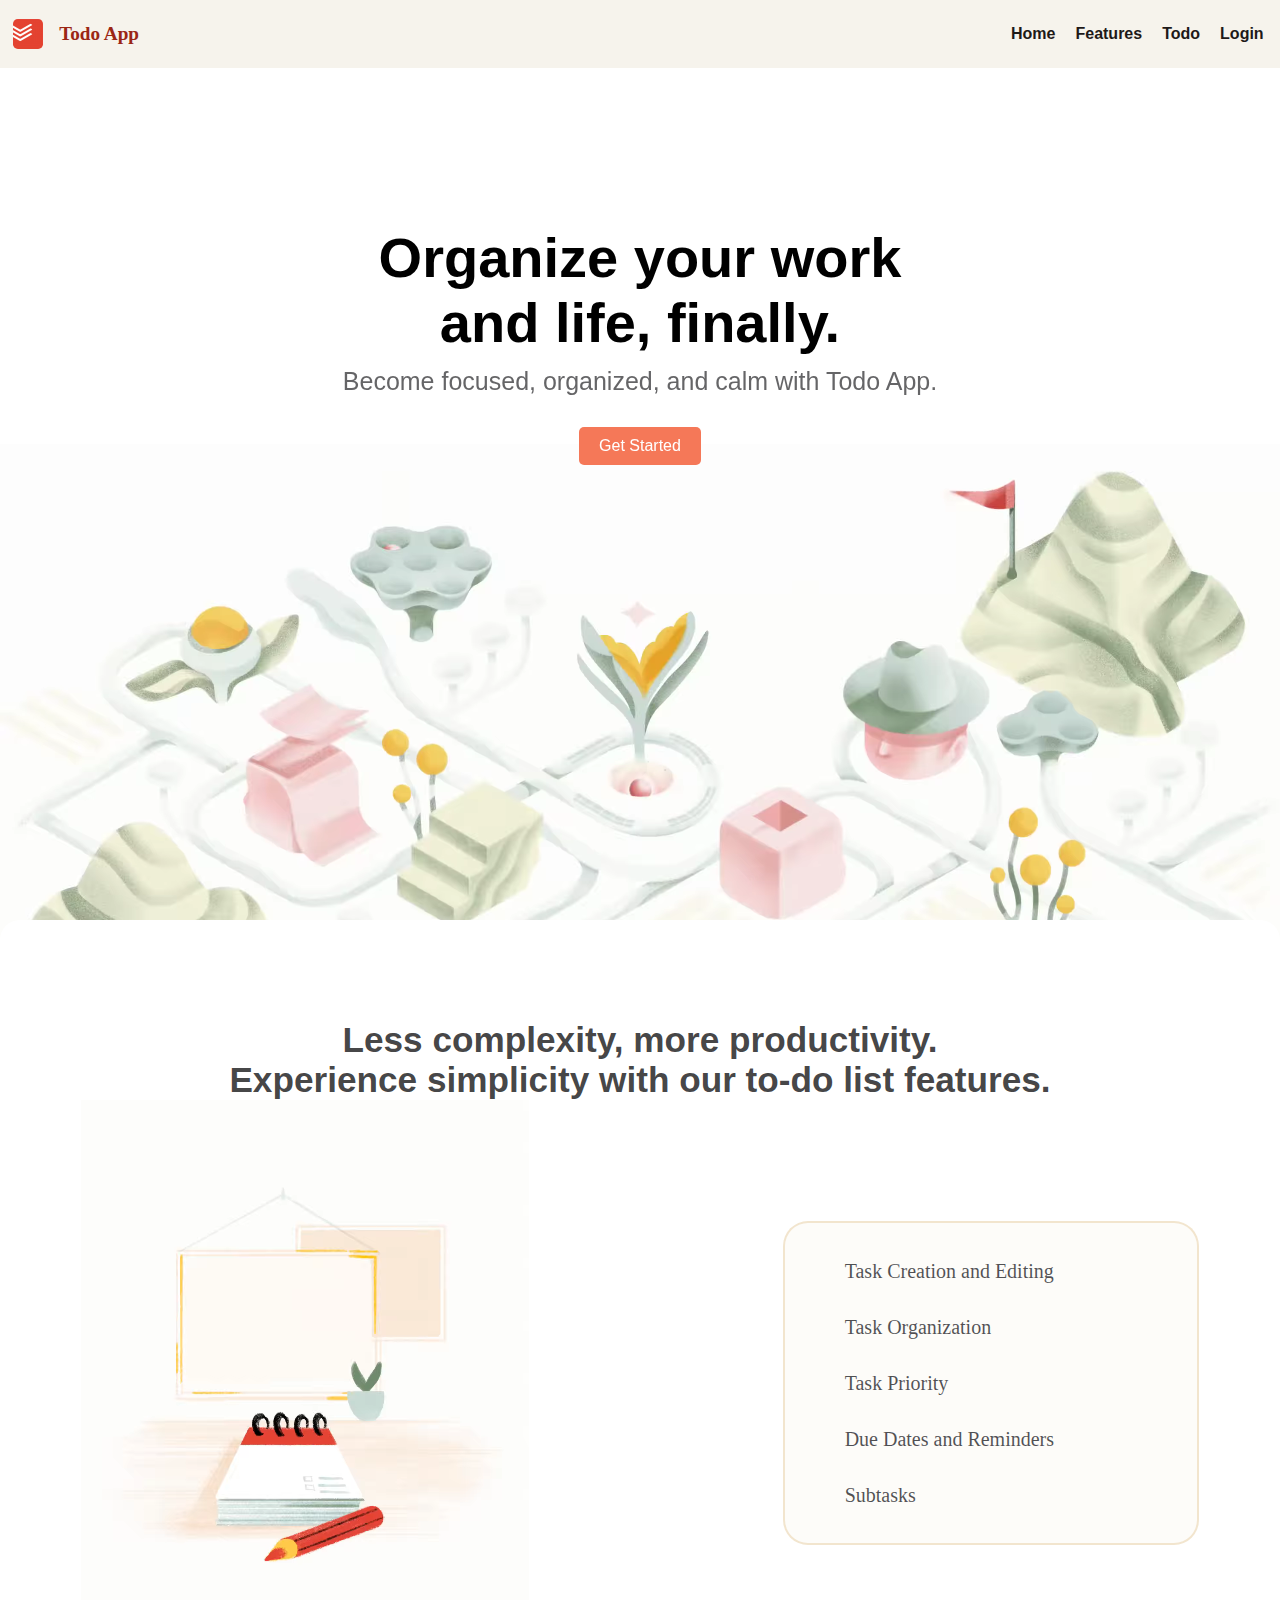
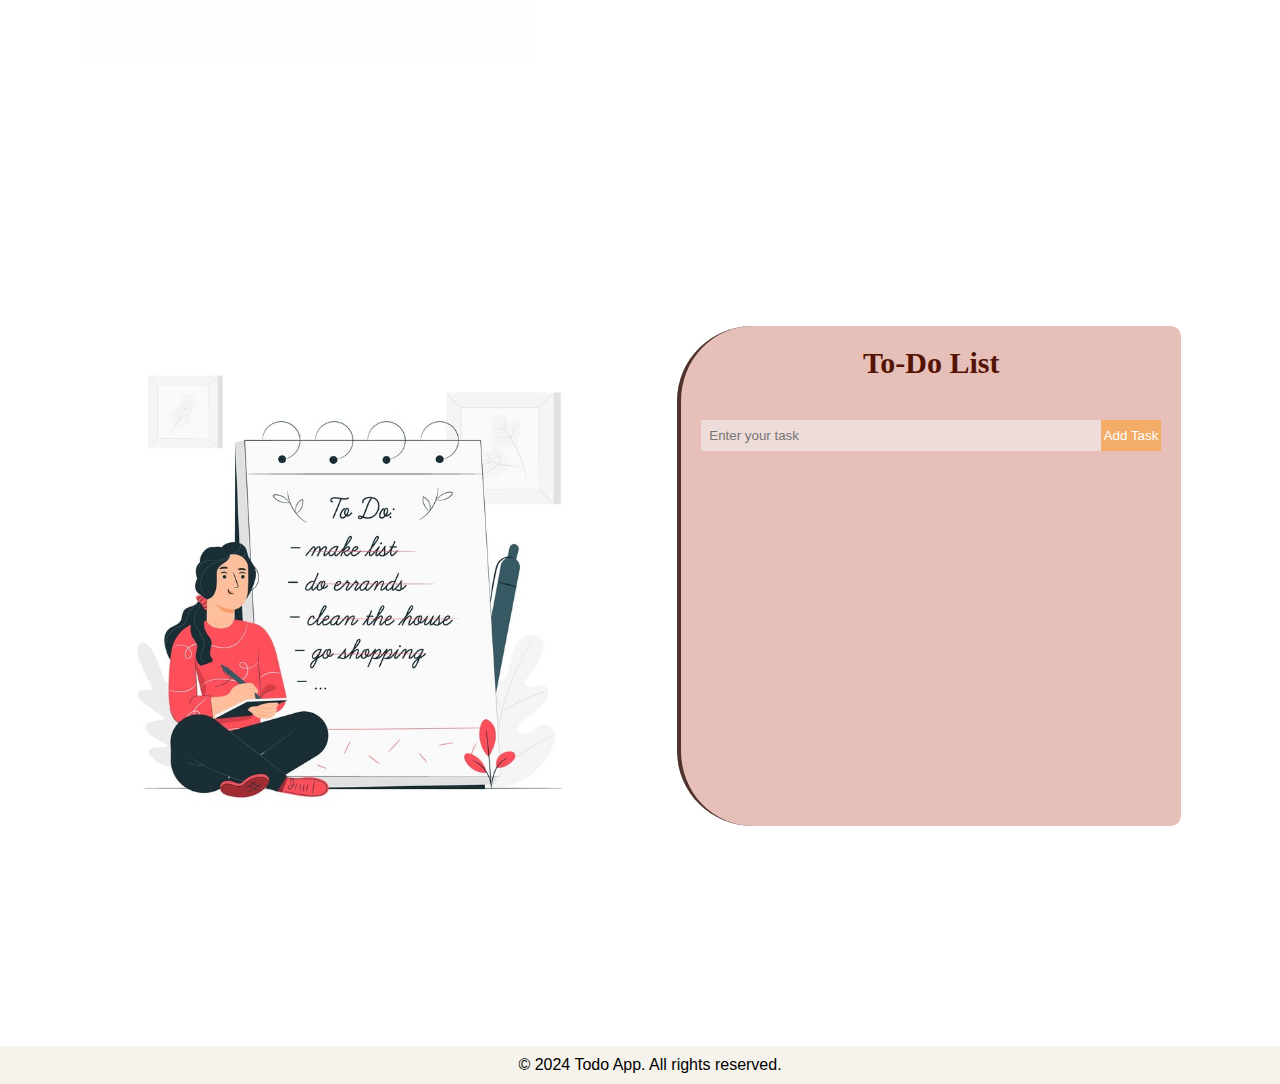
<file: Task 1/index.html>
<!DOCTYPE html>
<html lang="en">
<head>
    <meta charset="UTF-8">
    <meta name="viewport" content="width=device-width, initial-scale=1.0">
    
    <link rel="icon" href="Assets/logo.jpg">
    <title>Todo App : Organize your work & life</title>

    <link rel="stylesheet" href="style.css">
</head>

<body>

    <header>
        <div class="logo">
            
            <img src="Assets/logo.jpg" alt="Todoist Logo">
            <p>Todo App</p>
        </div>
        <nav>
            <ul>
                <li><a href="#home">Home</a></li>
                <li><a href="#features">Features</a></li>
                <li><a href="#todo">Todo</a></li>
                <li><a href="#login">Login</a></li>
            </ul>
        </nav>
    </header>

    <section class="main-content" id="home">
        <div class="content-wrapper">
            <h1>Organize your work <br> and life, finally.</h1>
            <p>Become focused, organized, and calm with Todo App.</p>
            <a href="#signup" class="btn">Get Started</a>
        </div>
        <div class="video-wrapper">
            <video autoplay muted loop id="bgVideo">
                
                <source src="Assets/video-bg.webm" type="video/webm">
                Your browser does not support the video tag.
            </video>
        </div>
        
    </section>
    
    <section class="features" id="features">
        
        <div class="myHeading">
            <p>
                Less complexity, more productivity. <br> 
                Experience simplicity with our to-do list features.
            </p>
        </div>

        <div class="features-list">
            
            <div class="feature-video">
                <video width="640" height="400" autoplay muted loop>
                    <source src="Assets/video-todo.webm" type="video/webm">
                    Your browser does not support the video tag.
                </video>
            </div>
            
            <div class="myList">
                <ul>
                    <li>Task Creation and Editing</li>
                    <li>Task Organization</li>
                    <li>Task Priority</li>
                    <li>Due Dates and Reminders</li>
                    <li>Subtasks</li>
                    
                </ul>
            </div>
        </div>
    </section>

    <section class="todo" id="todo">
        <div class="img-todo">
            <img src="Assets/todo.jpg" alt="todo img">
        </div>
        <div class="container">
            <h1>To-Do List</h1>
            <div id="task-form">
                <input type="text" id="task-input" placeholder="Enter your task">
                <button onclick="addTask()">Add Task</button>
            </div>
            <ul id="task-list"></ul>
        </div>
    </section>
    

    <footer>
        <p>&copy; 2024 Todo App. All rights reserved.</p>
    </footer>


    <script src="script.js"></script>
</body>
</html>
</file>
<file: Task 1/style.css>
*{
    margin: 0;
}

body {
    font-family: 'Arial', sans-serif;
    margin: 0;
    padding: 0;
    box-sizing: border-box;
}

/* header start */

header {
    display: flex;
    justify-content: space-between;
    align-items: center;
    width: 100%;
    position: fixed;
    top: 0;
    z-index: 1000;
    padding: 10px;
    background-color: #f6f3ec;
    
}

.logo{
    display: flex;
    justify-content: space-around;
    align-items: center;
}

.logo img {
    margin: 0.2rem;
    max-height: 30px; 
    border-radius: 0.3rem;
    
}

.logo img:hover{
    border-radius: 25%;
    transition: 1s;
    transform: rotate(45deg);
}

.logo p{
    font-family: cursive;
    margin: 0.8rem;
    font-weight: 600;
    font-size: 1.2rem;
    color: rgb(155, 38, 20);
}

nav ul {
    list-style-type: none;
    margin: 0.2rem;
    padding: 0.2rem;
    display: flex;
}

nav li {
    margin-right: 20px;
}

nav a {
    font-size: 1rem;
    font-weight: bold;
    text-decoration: none;
    color: #1e1918; 
}

nav a:hover{
    border: 2px solid rgba(235, 110, 38, 0.601);
    border-radius: 8px;
    padding: 7px;
    background-color: #f0c99fbc;
}
/* header end */

/* main-content start */
section {
    height: 100vh;
}
.main-content {
    display: flex;
    align-items:center;
    justify-content: center;
    text-align: center;
    overflow: hidden; 
}

.content-wrapper {
    /* position: relative; */
    z-index: 2; 
    color: white;
    height: 50%;
    width: 80%; 
    
}

#bgVideo {
    width: 100%;
    object-fit: calc(100vw);
    position: absolute;
    bottom: -18rem;
    left: 0;
    height: 100%;
    z-index: 1; /* Place the video behind the content */
}

.content-wrapper h1 {
    font-size: 3.5rem;
    color: #000000;
   
}

.content-wrapper p {
    font-size: 25px;
    color: rgba(49, 49, 52, 0.75);
    padding: 10px;
    line-height: 2rem;
}

.btn {
    display: inline-block;
    padding: 10px 20px;
    background-color: #f57858;
    color: #fff;
    text-decoration: none;
    border-radius: 5px;
    margin-top: 2%;
}


/* main-content end */

/* feature start */
.features {
    height: calc(90%);
    padding: 60px;
}

.myHeading{
    margin-top: 2rem;;
}

.myHeading p{
    text-align: center; 
    padding-top: 3rem; 
    font-size: 2.2rem;
    font-weight: 600;
    line-height: 2.5rem;
    color: #000001be;
}



 .features-list{
        display: flex;
        justify-content: space-evenly;
        align-items: center;
} 

.feature-video video{
    height: 30%;
    max-width: 70%;   
}

.myList{
    background-color: #e4d5a411;
    height: 50%;
    width: 30%;
    padding: 20px;
    display: flex; 
    border: 2px solid rgba(205, 140, 49, 0.212);
    border-radius: 25px;
    font-family: cursive
}

.myList ul {
    color: rgba(23, 23, 28, 0.75);
    font-size: 20px;
    list-style-type: none;
    line-height: 3.5rem;
}
/* feature end */

/* todo start  */
.todo {

    display: flex;
    justify-content: space-evenly;
    align-items: center;
    margin-top: 20px;
    padding: 20px;
   
}

.img-todo {
    
    overflow: hidden;
    height: 500px;
    width: 500px;
}

.img-todo img{
    height: 100%;
    width: 100%;
    
    filter:drop-shadow(10%);
    transition: 0.5s ease;
    cursor: pointer;
}
.img-todo img:hover{
    transform: scale(1.3);
    filter: grayscale(0%);
}
.todo .container {
    width: 500px;
    margin: 0 ;
    height: 500px;
    background-color: #a827104c;
    border-left: 4px solid rgba(34, 8, 4, 0.767);
    border-radius: 15% 2% 2% 15%; 
    overflow: auto; 
}

.todo h1 {
    font-family: cursive;
    font-size:30px;
    text-align: center;
    color: #531305;
    padding: 20px;
}

.todo #task-form {
    display: flex;
    margin-bottom: 10px;
    padding: 20px;
}

.todo #task-input {
    flex: 1;
    padding: 8px;
    border: none;
    background-color: #f3eeeea1;
    
}

.todo ul {
    list-style-type: none;
    padding: 0;
}

.todo li {
    background-color: #ffffff7f;
    margin: 20px;
    padding: 5px;
    display: flex;
    justify-content: space-between;
}

.todo button {
    background-color: #f5a958d3;
    color: #fff;
    border: none;
    padding: 3px;
    cursor: pointer;
}

/* todo end */

/* footer start */
footer {
    position: relative;
    z-index: 2;
    text-align: center;
    padding: 10px;
    background-color: #f6f3ec;
    color: #000000;
    width: 100%;
}

/* footer end */

.features, .todo {
    position: relative;
    z-index: 2;
    background-color: #ffffff;
    padding: 20px;
    border-radius: 20px;
    margin-top: 20px;
}
</file>
